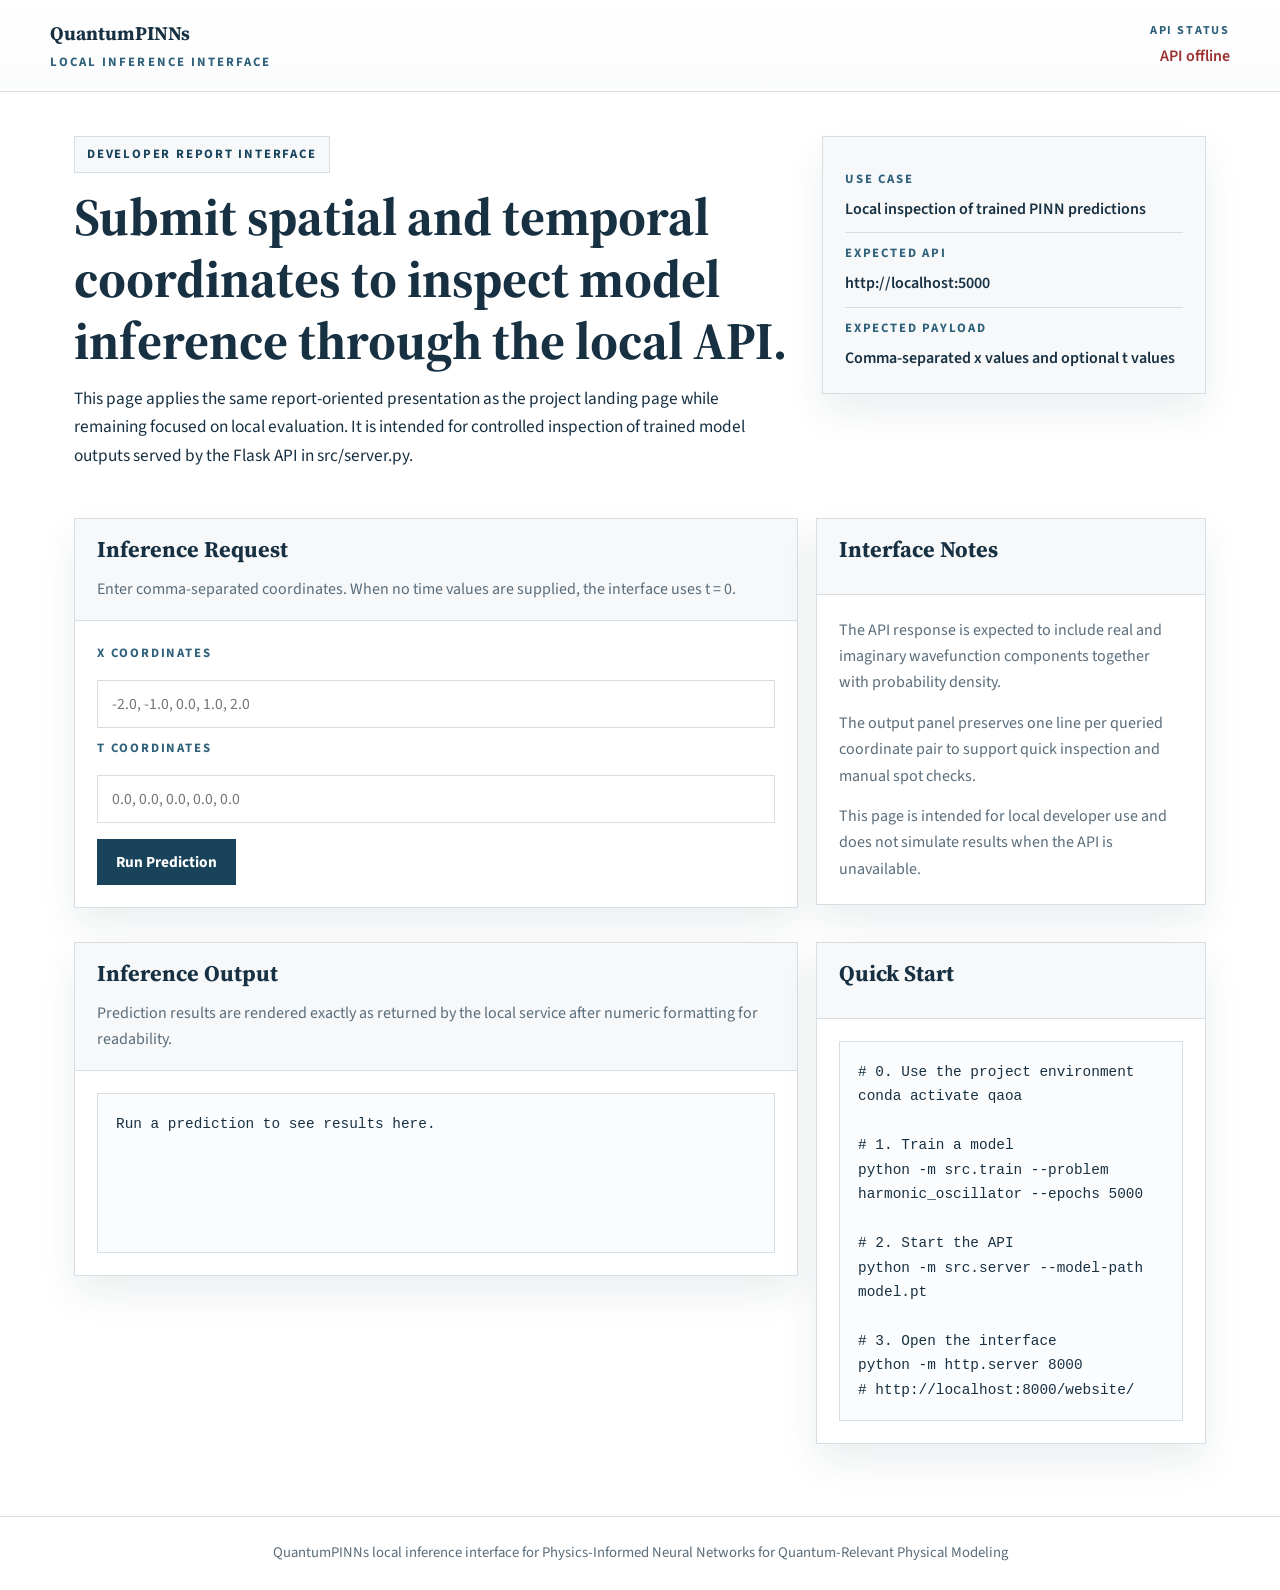
<file: website/index.html>
<!DOCTYPE html>
<html lang="en">
<head>
  <meta charset="UTF-8" />
  <meta name="viewport" content="width=device-width, initial-scale=1.0" />
  <title>QuantumPINNs Local Inference Interface</title>
  <link rel="preconnect" href="https://fonts.googleapis.com" />
  <link rel="preconnect" href="https://fonts.gstatic.com" crossorigin />
  <link href="https://fonts.googleapis.com/css2?family=Source+Sans+3:wght@400;500;600;700&family=Source+Serif+4:wght@400;600;700&display=swap" rel="stylesheet" />
  <link rel="stylesheet" href="style.css" />
</head>
<body>
  <header class="masthead">
    <div class="container masthead-inner">
      <div class="identity">
        <a class="site-title" href="../index.html">QuantumPINNs</a>
        <span class="site-subtitle">Local inference interface</span>
      </div>
      <div class="status-strip">
        <span class="status-label">API Status</span>
        <span id="health-status" class="status-value">Checking API...</span>
      </div>
    </div>
  </header>

  <main class="page">
    <section class="hero">
      <div>
        <span class="report-label">Developer Report Interface</span>
        <h1>Submit spatial and temporal coordinates to inspect model inference through the local API.</h1>
        <p class="lead">
          This page applies the same report-oriented presentation as the project landing page while remaining focused on local evaluation. It is intended for controlled inspection of trained model outputs served by the Flask API in <code>src/server.py</code>.
        </p>
      </div>

      <aside class="aside-card">
        <div class="aside-row">
          <span class="aside-label">Use Case</span>
          <div class="aside-value">Local inspection of trained PINN predictions</div>
        </div>
        <div class="aside-row">
          <span class="aside-label">Expected API</span>
          <div class="aside-value">http://localhost:5000</div>
        </div>
        <div class="aside-row">
          <span class="aside-label">Expected Payload</span>
          <div class="aside-value">Comma-separated x values and optional t values</div>
        </div>
      </aside>
    </section>

    <section class="section section-grid">
      <article class="panel card-large">
        <div class="panel-head">
          <h2>Inference Request</h2>
          <p>Enter comma-separated coordinates. When no time values are supplied, the interface uses <code>t = 0</code>.</p>
        </div>
        <div class="panel-body form-layout">
          <label class="field-label" for="x-input">x coordinates</label>
          <input
            id="x-input"
            class="text-input"
            type="text"
            placeholder="-2.0, -1.0, 0.0, 1.0, 2.0"
          />

          <label class="field-label" for="t-input">t coordinates</label>
          <input
            id="t-input"
            class="text-input"
            type="text"
            placeholder="0.0, 0.0, 0.0, 0.0, 0.0"
          />

          <div class="action-row">
            <button class="button-primary" onclick="submitPrediction()">Run Prediction</button>
            <span id="status" class="inline-status"></span>
          </div>
        </div>
      </article>

      <article class="panel card-small">
        <div class="panel-head">
          <h2>Interface Notes</h2>
        </div>
        <div class="panel-body prose-block">
          <p>The API response is expected to include real and imaginary wavefunction components together with probability density.</p>
          <p>The output panel preserves one line per queried coordinate pair to support quick inspection and manual spot checks.</p>
          <p>This page is intended for local developer use and does not simulate results when the API is unavailable.</p>
        </div>
      </article>
    </section>

    <section class="section section-grid">
      <article class="panel card-large">
        <div class="panel-head">
          <h2>Inference Output</h2>
          <p>Prediction results are rendered exactly as returned by the local service after numeric formatting for readability.</p>
        </div>
        <div class="panel-body">
          <pre id="result" class="output-panel">Run a prediction to see results here.</pre>
        </div>
      </article>

      <article class="panel card-small">
        <div class="panel-head">
          <h2>Quick Start</h2>
        </div>
        <div class="panel-body">
          <pre class="command-block"># 0. Use the project environment
conda activate qaoa

# 1. Train a model
python -m src.train --problem harmonic_oscillator --epochs 5000

# 2. Start the API
python -m src.server --model-path model.pt

# 3. Open the interface
python -m http.server 8000
# http://localhost:8000/website/</pre>
        </div>
      </article>
    </section>
  </main>

  <footer class="footer">
    QuantumPINNs local inference interface for Physics-Informed Neural Networks for Quantum-Relevant Physical Modeling
  </footer>

  <script src="demo.js"></script>
</body>
</html>
</file>
<file: website/style.css>
/* website/style.css — QuantumPINNs local report interface */

:root {
  --bg: #ffffff;
  --ink: #173042;
  --muted: #5a6d7b;
  --line: #d6dde3;
  --panel: #f6f8fa;
  --panel-strong: #eef3f6;
  --accent: #19435b;
  --accent-soft: #2f617b;
  --success: #215f46;
  --warning: #8c5a1b;
  --danger: #9c2f2f;
  --shadow: 0 18px 34px rgba(23, 48, 66, 0.08);
  --font-sans: "Source Sans 3", "Segoe UI", Arial, sans-serif;
  --font-serif: "Source Serif 4", Georgia, serif;
  --font-mono: "SFMono-Regular", Consolas, Menlo, monospace;
}

*, *::before, *::after {
  box-sizing: border-box;
}

html {
  scroll-behavior: smooth;
}

body {
  margin: 0;
  background: var(--bg);
  color: var(--ink);
  font-family: var(--font-sans);
  font-size: 16px;
  line-height: 1.65;
}

a {
  color: var(--accent);
  text-decoration: none;
}

a:hover {
  text-decoration: underline;
}

code,
pre,
input,
button {
  font-family: inherit;
}

.container {
  max-width: 1180px;
  margin: 0 auto;
  padding: 0 24px;
}

.masthead {
  border-bottom: 1px solid var(--line);
  background: linear-gradient(180deg, #ffffff 0%, #fbfcfd 100%);
}

.masthead-inner {
  display: flex;
  align-items: center;
  justify-content: space-between;
  gap: 20px;
  padding: 18px 0;
}

.identity {
  display: flex;
  flex-direction: column;
  gap: 2px;
}

.site-title {
  font-family: var(--font-serif);
  font-size: 1.2rem;
  font-weight: 700;
  color: var(--ink);
}

.site-subtitle {
  font-size: 0.8rem;
  text-transform: uppercase;
  letter-spacing: 0.16em;
  color: var(--accent-soft);
  font-weight: 700;
}

.status-strip {
  display: flex;
  flex-direction: column;
  align-items: flex-end;
  gap: 2px;
}

.status-label {
  font-size: 0.76rem;
  text-transform: uppercase;
  letter-spacing: 0.15em;
  color: var(--accent-soft);
  font-weight: 700;
}

.status-value {
  color: var(--muted);
  font-weight: 600;
}

.page {
  max-width: 1180px;
  margin: 0 auto;
  padding: 44px 24px 72px;
}

.hero {
  display: grid;
  grid-template-columns: minmax(0, 1.5fr) minmax(260px, 0.8fr);
  gap: 28px;
  align-items: start;
}

.report-label {
  display: inline-block;
  margin-bottom: 14px;
  padding: 7px 12px;
  border: 1px solid var(--line);
  background: var(--panel);
  color: var(--accent);
  font-size: 0.8rem;
  font-weight: 700;
  letter-spacing: 0.14em;
  text-transform: uppercase;
}

h1,
h2,
h3 {
  margin: 0 0 12px;
  font-family: var(--font-serif);
  line-height: 1.18;
  color: var(--ink);
}

h1 {
  font-size: clamp(2.1rem, 4.1vw, 3.7rem);
}

h2 {
  font-size: 1.4rem;
}

p {
  margin: 0 0 14px;
  color: var(--muted);
}

.lead {
  max-width: 760px;
  font-size: 1.08rem;
  color: var(--ink);
}

.aside-card,
.panel {
  border: 1px solid var(--line);
  background: #ffffff;
  box-shadow: var(--shadow);
}

.aside-card {
  padding: 22px;
  background: var(--panel);
}

.aside-row {
  padding: 10px 0;
  border-bottom: 1px solid var(--line);
}

.aside-row:last-child {
  border-bottom: 0;
  padding-bottom: 0;
}

.aside-label,
.field-label {
  display: block;
  margin-bottom: 6px;
  font-size: 0.8rem;
  text-transform: uppercase;
  letter-spacing: 0.14em;
  color: var(--accent-soft);
  font-weight: 700;
}

.aside-value {
  color: var(--ink);
  font-weight: 600;
}

.section {
  margin-top: 34px;
}

.section-grid {
  display: grid;
  grid-template-columns: minmax(0, 1.3fr) minmax(280px, 0.7fr);
  gap: 18px;
  align-items: start;
}

.panel {
  overflow: hidden;
}

.panel-head {
  padding: 18px 22px;
  border-bottom: 1px solid var(--line);
  background: var(--panel);
}

.panel-head p:last-child {
  margin-bottom: 0;
}

.panel-body {
  padding: 22px;
}

.form-layout {
  display: grid;
  gap: 10px;
}

.text-input {
  width: 100%;
  padding: 12px 14px;
  border: 1px solid var(--line);
  border-radius: 0;
  background: #ffffff;
  color: var(--ink);
  font-size: 0.98rem;
  outline: none;
}

.text-input:focus {
  border-color: var(--accent);
  box-shadow: 0 0 0 3px rgba(25, 67, 91, 0.08);
}

.action-row {
  display: flex;
  align-items: center;
  gap: 14px;
  flex-wrap: wrap;
  margin-top: 6px;
}

.button-primary {
  border: 1px solid var(--accent);
  background: var(--accent);
  color: #ffffff;
  padding: 11px 18px;
  font-size: 0.96rem;
  font-weight: 700;
  cursor: pointer;
}

.button-primary:hover {
  background: var(--accent-soft);
}

.inline-status {
  color: var(--muted);
  font-weight: 600;
}

.prose-block p:last-child {
  margin-bottom: 0;
}

.output-panel,
.command-block {
  margin: 0;
  padding: 18px;
  border: 1px solid var(--line);
  background: #fbfcfd;
  color: var(--ink);
  font-family: var(--font-mono);
  font-size: 0.9rem;
  line-height: 1.7;
  overflow-x: auto;
  white-space: pre-wrap;
}

.output-panel {
  min-height: 160px;
}

.footer {
  border-top: 1px solid var(--line);
  padding: 24px;
  text-align: center;
  color: var(--muted);
  font-size: 0.92rem;
}

@media (max-width: 980px) {
  .masthead-inner,
  .hero,
  .section-grid {
    grid-template-columns: 1fr;
  }

  .masthead-inner,
  .status-strip {
    align-items: flex-start;
  }
}
</file>
